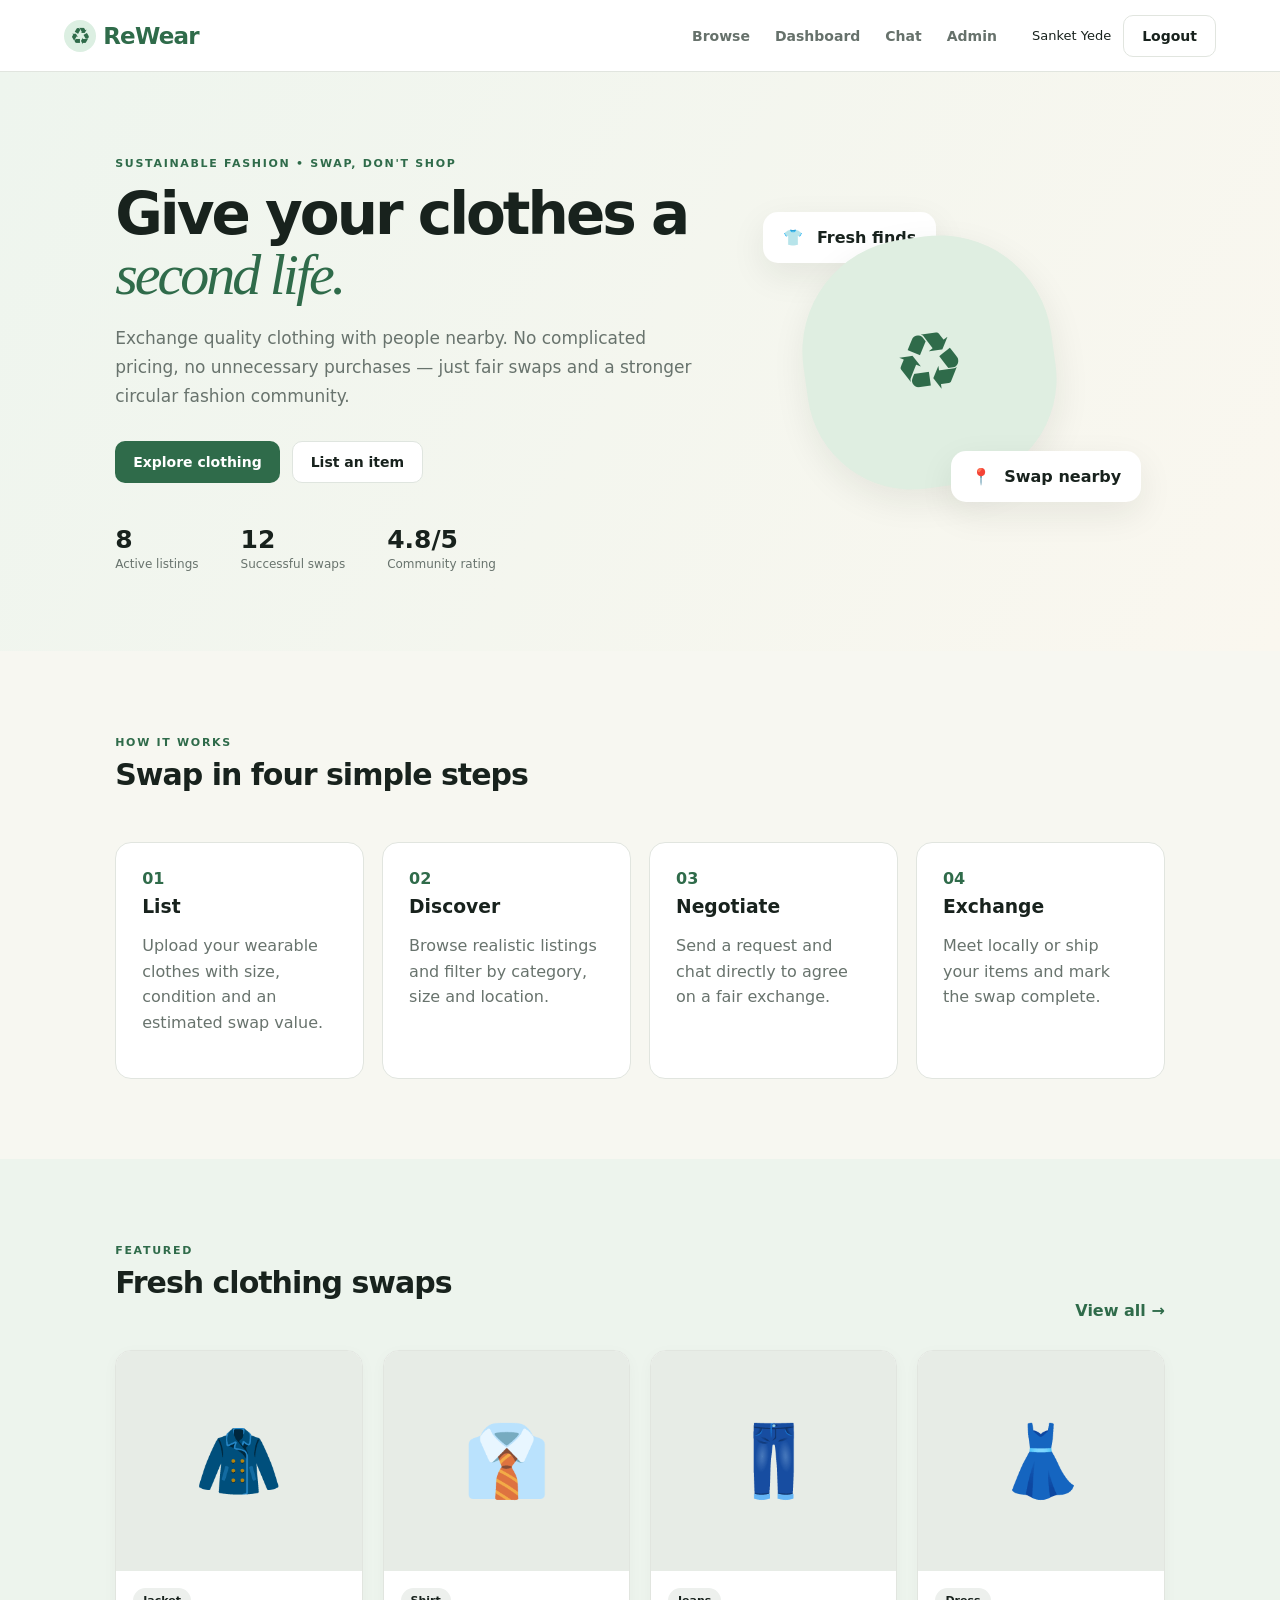
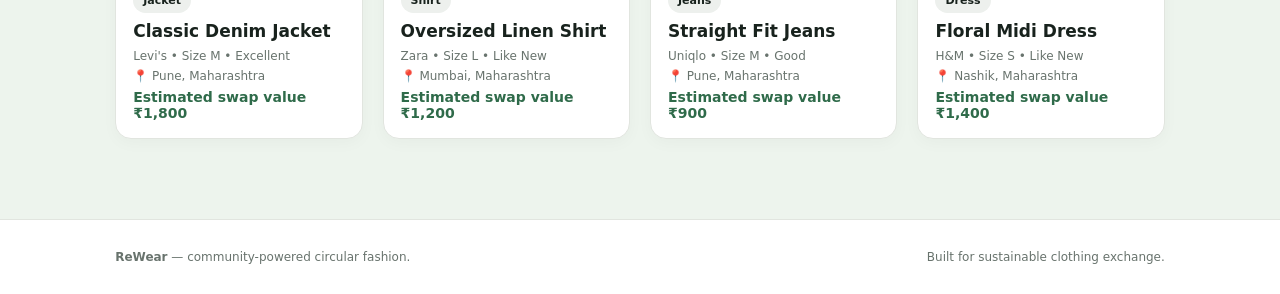
<file: index.html>
<!DOCTYPE html>
<html lang="en">
<head>
<meta charset="UTF-8">
<meta name="viewport" content="width=device-width, initial-scale=1.0">
<title>ReWear — Clothing Exchange Marketplace</title>
<link rel="stylesheet" href="styles.css">
</head>
<body>
<header class="topbar">
  <a class="brand" href="index.html"><span>♻</span> ReWear</a>
  <nav>
    <a href="listings.html">Browse</a>
    <a href="dashboard.html">Dashboard</a>
    <a href="chat.html">Chat</a>
    <a href="admin.html">Admin</a>
  </nav>
  <div class="nav-actions">
    <span id="navUser"></span>
    <a class="btn btn-outline" href="login.html" id="loginBtn">Login</a>
  </div>
</header>
<main>
<section class="hero">
  <div class="hero-copy">
    <span class="eyebrow">SUSTAINABLE FASHION • SWAP, DON'T SHOP</span>
    <h1>Give your clothes a <em>second life.</em></h1>
    <p>Exchange quality clothing with people nearby. No complicated pricing, no unnecessary purchases — just fair swaps and a stronger circular fashion community.</p>
    <div class="hero-buttons">
      <a class="btn btn-primary" href="listings.html">Explore clothing</a>
      <a class="btn btn-light" href="dashboard.html">List an item</a>
    </div>
    <div class="stats">
      <div><b id="statListings">0</b><span>Active listings</span></div>
      <div><b id="statSwaps">0</b><span>Successful swaps</span></div>
      <div><b>4.8/5</b><span>Community rating</span></div>
    </div>
  </div>
  <div class="hero-art">
    <div class="floating-card card-a">👕 <span>Fresh finds</span></div>
    <div class="hanger">♻</div>
    <div class="floating-card card-b">📍 <span>Swap nearby</span></div>
  </div>
</section>
<section class="section">
  <div class="section-head"><div><span class="eyebrow">HOW IT WORKS</span><h2>Swap in four simple steps</h2></div></div>
  <div class="steps">
    <div class="step"><span>01</span><h3>List</h3><p>Upload your wearable clothes with size, condition and an estimated swap value.</p></div>
    <div class="step"><span>02</span><h3>Discover</h3><p>Browse realistic listings and filter by category, size and location.</p></div>
    <div class="step"><span>03</span><h3>Negotiate</h3><p>Send a request and chat directly to agree on a fair exchange.</p></div>
    <div class="step"><span>04</span><h3>Exchange</h3><p>Meet locally or ship your items and mark the swap complete.</p></div>
  </div>
</section>
<section class="section tinted">
  <div class="section-head"><div><span class="eyebrow">FEATURED</span><h2>Fresh clothing swaps</h2></div><a href="listings.html" class="text-link">View all →</a></div>
  <div id="featuredGrid" class="product-grid"></div>
</section>
</main>
<footer><div><b>ReWear</b> — community-powered circular fashion.</div><div>Built for sustainable clothing exchange.</div></footer>
<script src="app.js"></script>
<script>renderFeatured(); updateHomeStats();</script>
</body>
</html>
</file>
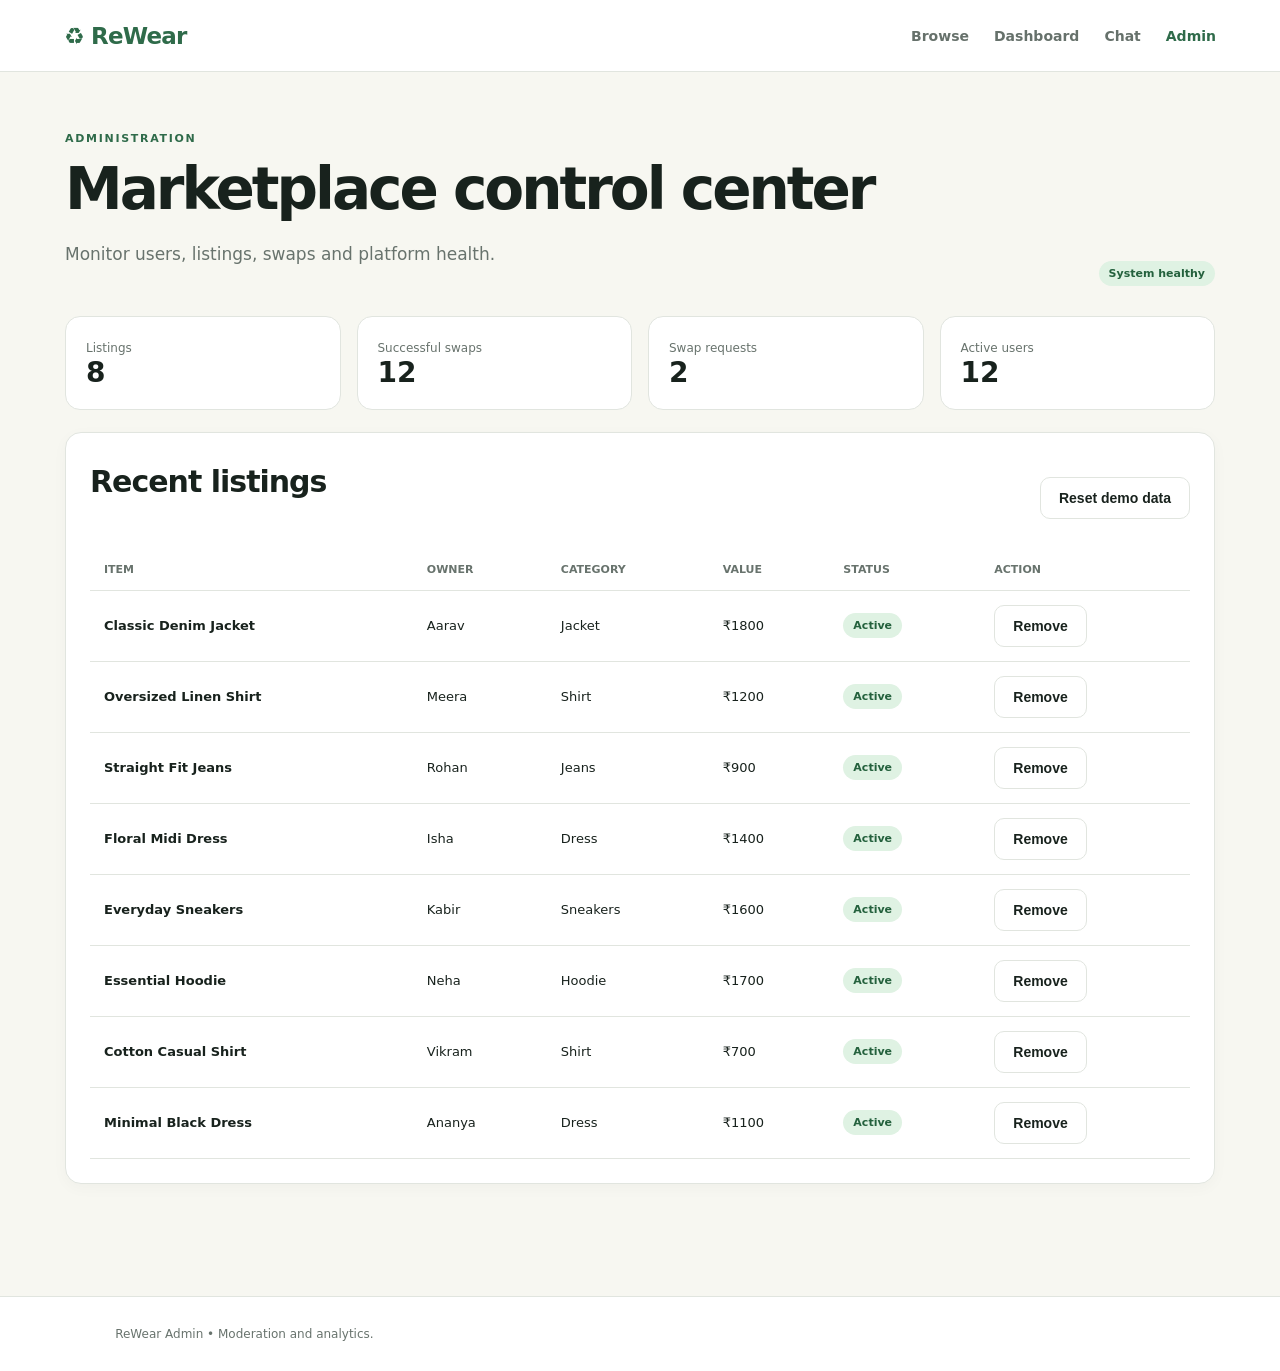
<file: admin.html>
<!DOCTYPE html>
<html lang="en"><head><meta charset="UTF-8"><meta name="viewport" content="width=device-width,initial-scale=1"><title>Admin Panel — ReWear</title><link rel="stylesheet" href="styles.css"></head>
<body><header class="topbar"><a class="brand" href="index.html">♻ ReWear</a><nav><a href="listings.html">Browse</a><a href="dashboard.html">Dashboard</a><a href="chat.html">Chat</a><a class="active" href="admin.html">Admin</a></nav></header>
<main class="page"><div class="page-title"><div><span class="eyebrow">ADMINISTRATION</span><h1>Marketplace control center</h1><p>Monitor users, listings, swaps and platform health.</p></div><span class="pill success">System healthy</span></div>
<div id="adminStats" class="admin-stats"></div>
<section class="panel"><div class="section-head"><h2>Recent listings</h2><button class="btn btn-outline" onclick="resetDemo()">Reset demo data</button></div><div class="table-wrap"><table><thead><tr><th>Item</th><th>Owner</th><th>Category</th><th>Value</th><th>Status</th><th>Action</th></tr></thead><tbody id="adminTable"></tbody></table></div></section>
</main><footer>ReWear Admin • Moderation and analytics.</footer><script src="app.js"></script><script>renderAdmin();</script></body></html>
</file>
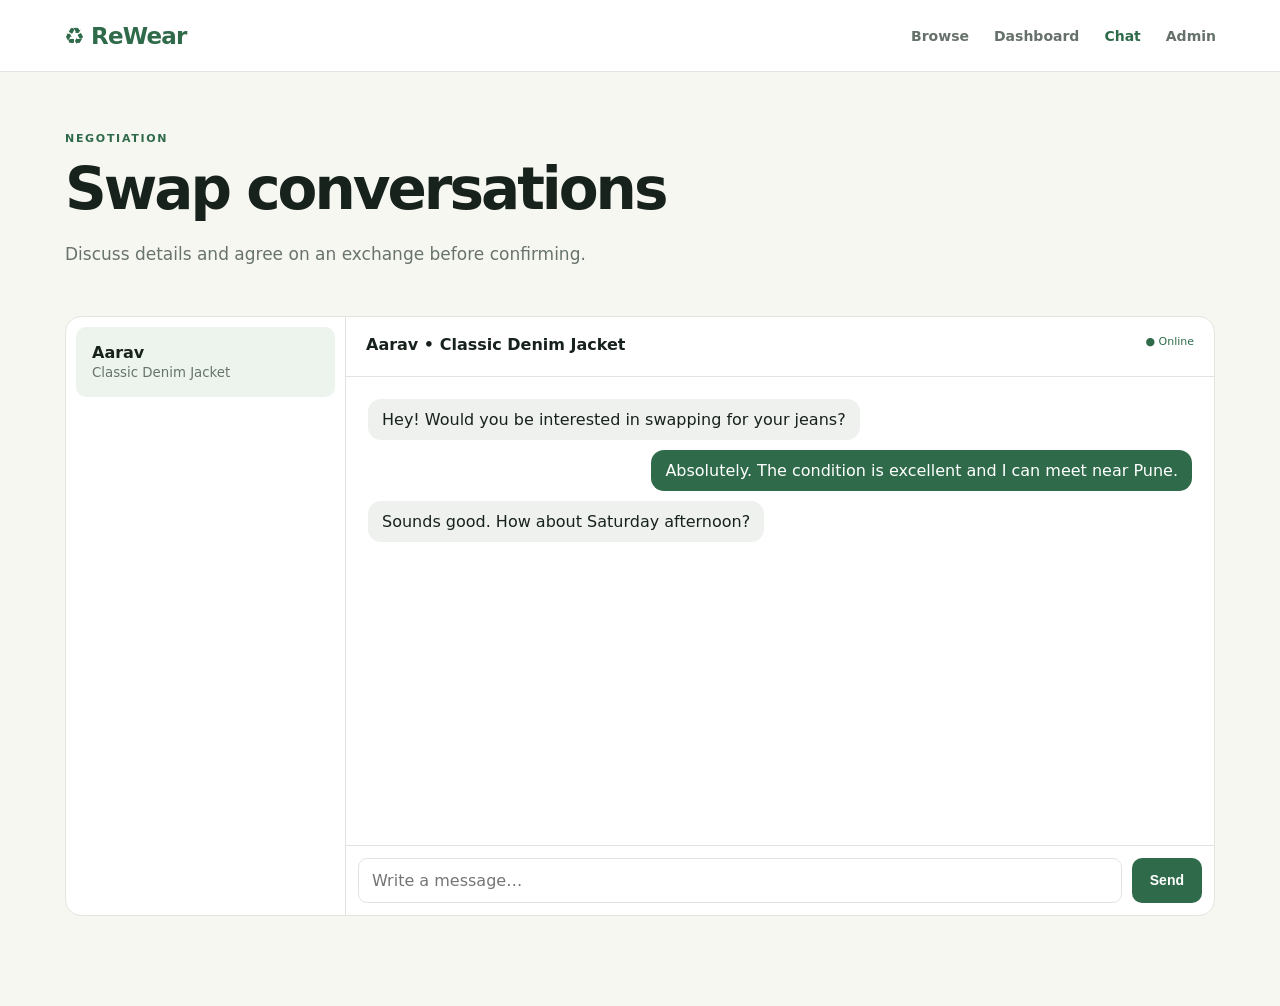
<file: chat.html>
<!DOCTYPE html>
<html lang="en"><head><meta charset="UTF-8"><meta name="viewport" content="width=device-width,initial-scale=1"><title>Negotiation Chat — ReWear</title><link rel="stylesheet" href="styles.css"></head>
<body><header class="topbar"><a class="brand" href="index.html">♻ ReWear</a><nav><a href="listings.html">Browse</a><a href="dashboard.html">Dashboard</a><a class="active" href="chat.html">Chat</a><a href="admin.html">Admin</a></nav></header>
<main class="page"><div class="page-title"><div><span class="eyebrow">NEGOTIATION</span><h1>Swap conversations</h1><p>Discuss details and agree on an exchange before confirming.</p></div></div>
<div class="chat-layout"><aside class="chat-list" id="chatList"></aside><section class="chat-window"><div class="chat-head"><b id="chatTitle">Select a conversation</b><span>● Online</span></div><div class="messages" id="messages"></div><form class="chat-compose" id="chatForm"><input id="chatInput" placeholder="Write a message…" required><button class="btn btn-primary">Send</button></form></section></div></main>
<script src="app.js"></script><script>initChat();</script></body></html>
</file>
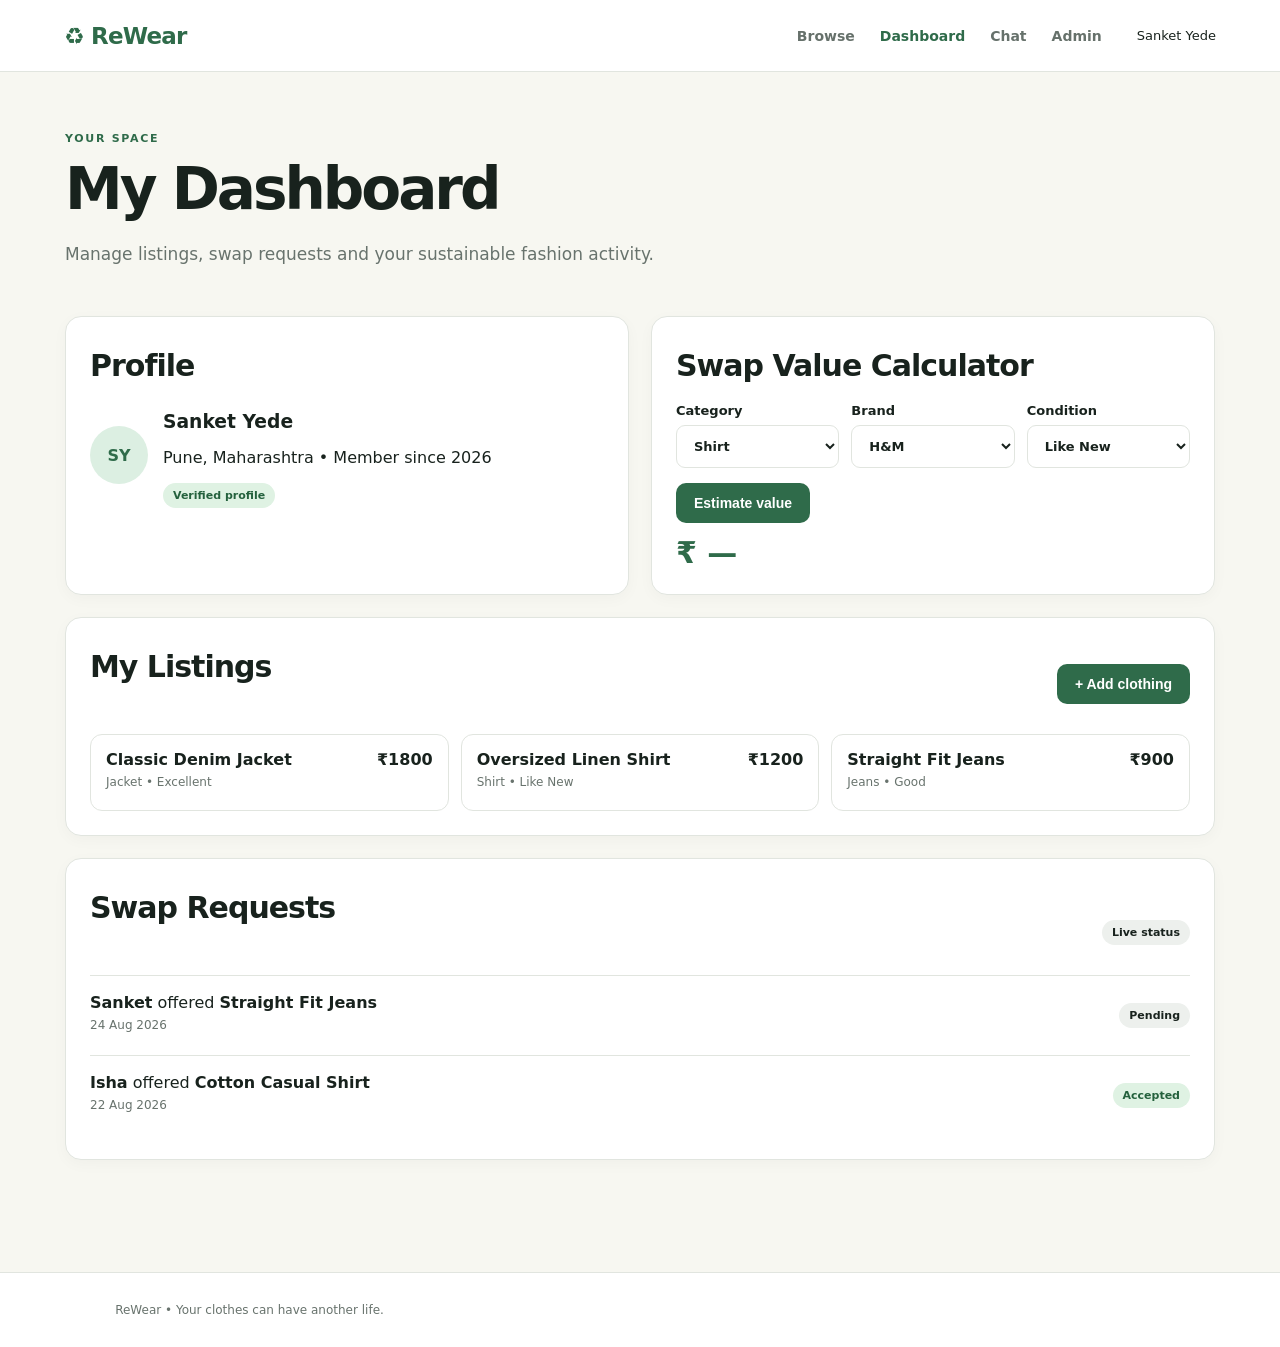
<file: dashboard.html>
<!DOCTYPE html>
<html lang="en"><head><meta charset="UTF-8"><meta name="viewport" content="width=device-width,initial-scale=1"><title>Dashboard — ReWear</title><link rel="stylesheet" href="styles.css"></head>
<body><header class="topbar"><a class="brand" href="index.html">♻ ReWear</a><nav><a href="listings.html">Browse</a><a class="active" href="dashboard.html">Dashboard</a><a href="chat.html">Chat</a><a href="admin.html">Admin</a></nav><div class="nav-actions"><span id="navUser"></span></div></header>
<main class="page"><div class="page-title"><div><span class="eyebrow">YOUR SPACE</span><h1>My Dashboard</h1><p>Manage listings, swap requests and your sustainable fashion activity.</p></div></div>
<div class="dashboard-grid">
<section class="panel"><h2>Profile</h2><div class="profile"><div class="avatar">SY</div><div><h3 id="profileName">Sanket Yede</h3><p>Pune, Maharashtra • Member since 2026</p><span class="pill success">Verified profile</span></div></div></section>
<section class="panel"><h2>Swap Value Calculator</h2><div class="calc-grid"><label>Category<select id="calcCategory"><option>Shirt</option><option>Jacket</option><option>Jeans</option><option>Dress</option><option>Sneakers</option><option>Hoodie</option></select></label><label>Brand<select id="calcBrand"><option>H&M</option><option>Zara</option><option>Levi's</option><option>Nike</option><option>Adidas</option><option>Uniqlo</option></select></label><label>Condition<select id="calcCondition"><option>Like New</option><option>Excellent</option><option>Good</option></select></label></div><button class="btn btn-primary" onclick="calculateValue()">Estimate value</button><div id="calcResult" class="calc-result">₹ —</div></section>
</div>
<section class="panel"><div class="section-head"><h2>My Listings</h2><button class="btn btn-primary" onclick="openListingForm()">+ Add clothing</button></div><div id="myListings" class="mini-grid"></div></section>
<section class="panel"><div class="section-head"><h2>Swap Requests</h2><span class="pill">Live status</span></div><div id="requests"></div></section>
<div id="listingForm" class="modal hidden"><div class="modal-card"><button class="close" onclick="closeListingForm()">×</button><h2>Add a clothing listing</h2><form onsubmit="addListing(event)"><label>Item name<input id="newName" required placeholder="e.g. Oversized cotton shirt"></label><label>Category<select id="newCategory"><option>Shirt</option><option>Jacket</option><option>Jeans</option><option>Dress</option><option>Sneakers</option><option>Hoodie</option></select></label><label>Brand<input id="newBrand" required placeholder="Brand"></label><label>Size<select id="newSize"><option>XS</option><option>S</option><option>M</option><option>L</option><option>XL</option></select></label><label>Condition<select id="newCondition"><option>Like New</option><option>Excellent</option><option>Good</option></select></label><label>Location<input id="newLocation" value="Pune, Maharashtra" required></label><label>Estimated swap value<input id="newValue" type="number" value="700" required></label><label>Image URL (optional)<input id="newImage" placeholder="https://..."></label><button class="btn btn-primary full">Publish listing</button></form></div></div>
</main><footer>ReWear • Your clothes can have another life.</footer>
<script src="app.js"></script><script>renderDashboard();</script></body></html>
</file>
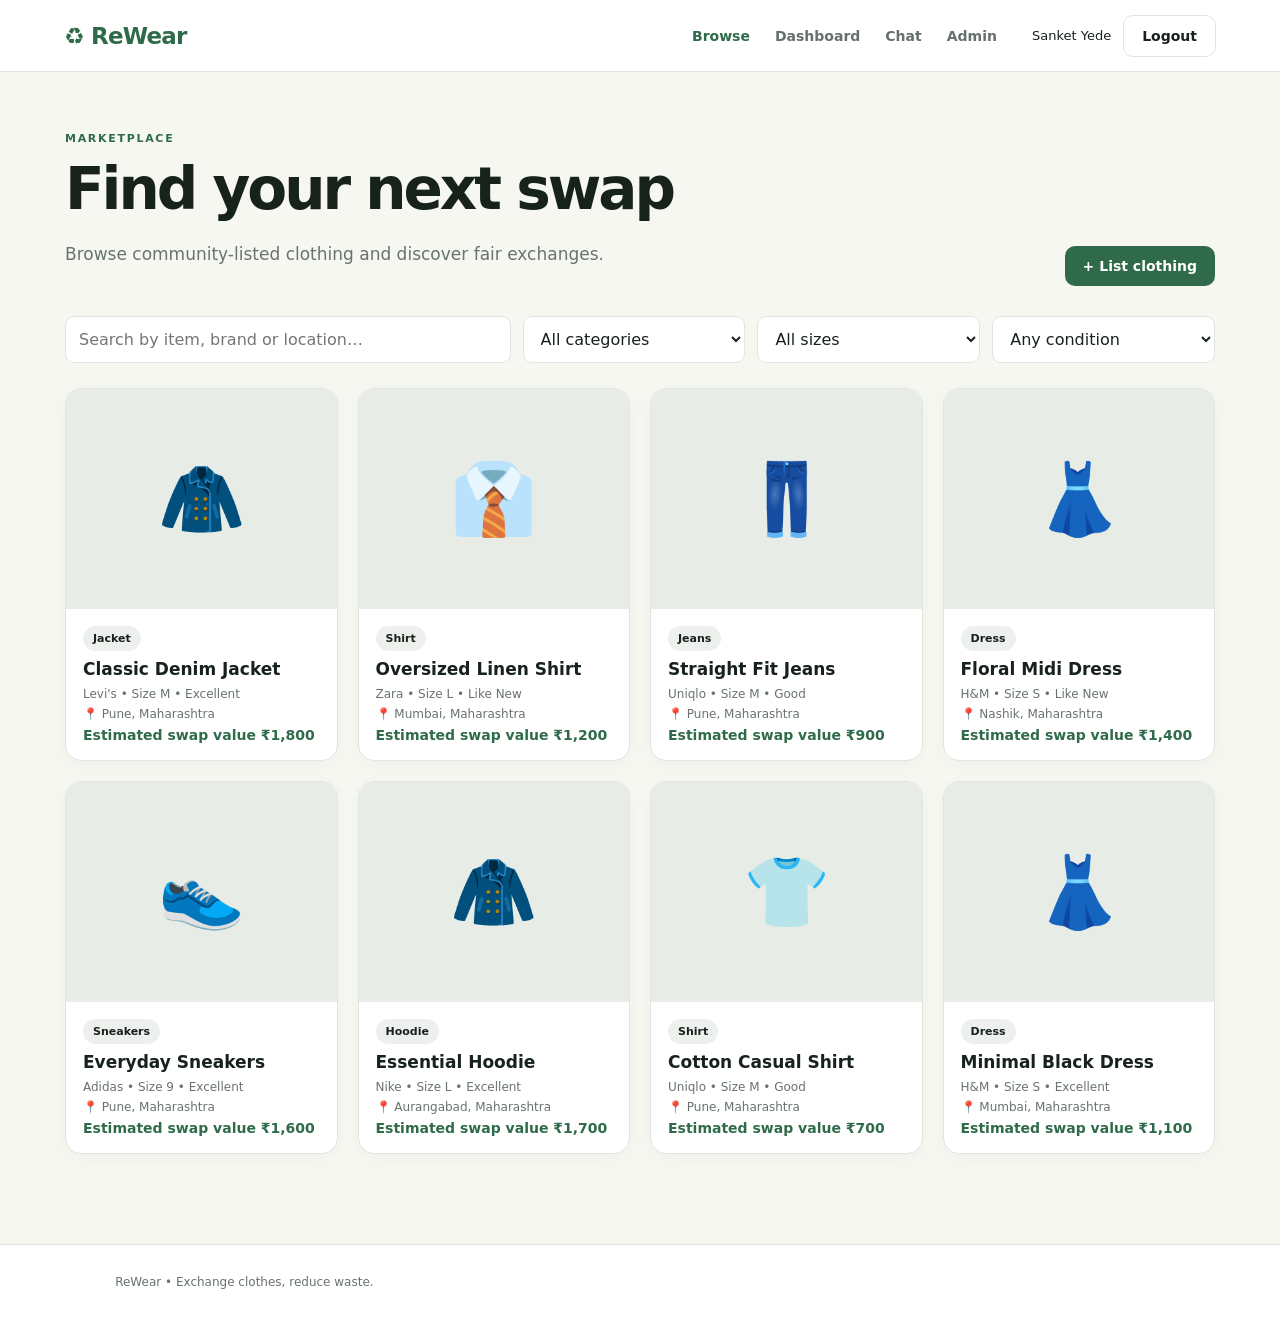
<file: listings.html>
<!DOCTYPE html>
<html lang="en"><head><meta charset="UTF-8"><meta name="viewport" content="width=device-width,initial-scale=1"><title>Browse Clothing — ReWear</title><link rel="stylesheet" href="styles.css"></head>
<body><header class="topbar"><a class="brand" href="index.html">♻ ReWear</a><nav><a class="active" href="listings.html">Browse</a><a href="dashboard.html">Dashboard</a><a href="chat.html">Chat</a><a href="admin.html">Admin</a></nav><div class="nav-actions"><span id="navUser"></span><a class="btn btn-outline" href="login.html" id="loginBtn">Login</a></div></header>
<main class="page">
<div class="page-title"><div><span class="eyebrow">MARKETPLACE</span><h1>Find your next swap</h1><p>Browse community-listed clothing and discover fair exchanges.</p></div><a href="dashboard.html" class="btn btn-primary">+ List clothing</a></div>
<div class="filters">
<input id="search" placeholder="Search by item, brand or location…" oninput="renderListings()">
<select id="category" onchange="renderListings()"><option value="">All categories</option><option>Shirt</option><option>Jacket</option><option>Jeans</option><option>Dress</option><option>Sneakers</option><option>Hoodie</option></select>
<select id="size" onchange="renderListings()"><option value="">All sizes</option><option>XS</option><option>S</option><option>M</option><option>L</option><option>XL</option></select>
<select id="condition" onchange="renderListings()"><option value="">Any condition</option><option>Like New</option><option>Excellent</option><option>Good</option></select>
</div>
<div id="listingGrid" class="product-grid"></div></main><footer>ReWear • Exchange clothes, reduce waste.</footer>
<script src="app.js"></script><script>renderListings();</script></body></html>
</file>
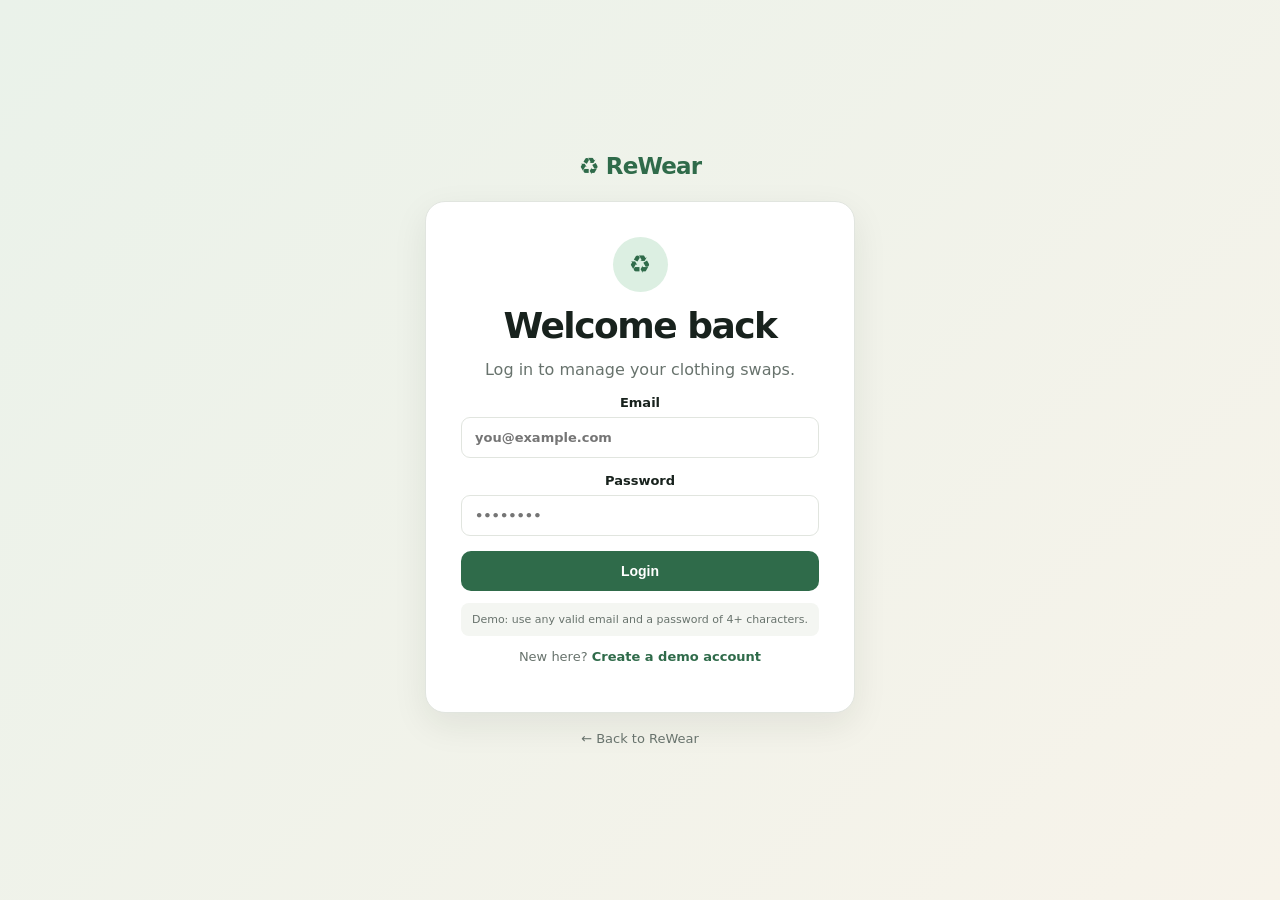
<file: login.html>
<!DOCTYPE html>
<html lang="en"><head><meta charset="UTF-8"><meta name="viewport" content="width=device-width,initial-scale=1"><title>Login — ReWear</title><link rel="stylesheet" href="styles.css"></head>
<body class="auth-page"><div class="auth-wrap"><a class="brand" href="index.html">♻ ReWear</a><div class="auth-card">
<div class="auth-icon">♻</div><h1>Welcome back</h1><p>Log in to manage your clothing swaps.</p>
<form id="loginForm">
<label>Email<input type="email" id="email" placeholder="you@example.com" required></label>
<label>Password<input type="password" id="password" placeholder="••••••••" required minlength="4"></label>
<button class="btn btn-primary full" type="submit">Login</button>
</form>
<div class="demo-note">Demo: use any valid email and a password of 4+ characters.</div>
<p class="small">New here? <a href="#" onclick="demoRegister()">Create a demo account</a></p>
</div><a href="index.html" class="back">← Back to ReWear</a></div>
<script src="app.js"></script><script>initLogin();</script></body></html>
</file>
<file: styles.css>
:root{--ink:#18221d;--muted:#68736d;--paper:#f7f7f1;--card:#fff;--line:#e1e5df;--green:#2f6b4a;--green2:#dcefe2;--orange:#e39a55;--shadow:0 12px 35px rgba(22,40,29,.08);font-family:Inter,ui-sans-serif,system-ui,-apple-system,BlinkMacSystemFont,"Segoe UI",sans-serif}*{box-sizing:border-box}body{margin:0;background:var(--paper);color:var(--ink)}a{text-decoration:none;color:inherit}.topbar{height:72px;background:#fff;border-bottom:1px solid var(--line);display:flex;align-items:center;padding:0 5vw;gap:35px;position:sticky;top:0;z-index:10}.brand{font-size:23px;font-weight:800;letter-spacing:-.8px;color:var(--green);margin-right:auto}.brand span{display:inline-grid;place-items:center;width:32px;height:32px;background:var(--green2);border-radius:50%}.topbar nav{display:flex;gap:25px;font-size:14px;font-weight:600}.topbar nav a{color:#66716b}.topbar nav a.active,.topbar nav a:hover{color:var(--green)}.nav-actions{display:flex;align-items:center;gap:12px;font-size:13px}.btn{display:inline-flex;align-items:center;justify-content:center;border:0;border-radius:10px;padding:12px 18px;font-weight:750;cursor:pointer;font-size:14px}.btn-primary{background:var(--green);color:white}.btn-primary:hover{filter:brightness(.94)}.btn-outline{border:1px solid var(--line);background:white;color:var(--ink)}.btn-light{background:white;border:1px solid #dfe5df}.full{width:100%}.hero{min-height:570px;padding:80px 9vw;display:grid;grid-template-columns:1.1fr .9fr;align-items:center;background:linear-gradient(120deg,#eef5ee,#faf7ef)}.hero-copy{max-width:670px}.eyebrow{font-size:11px;letter-spacing:1.7px;font-weight:800;color:var(--green)}h1{font-size:58px;line-height:1.03;letter-spacing:-3px;margin:14px 0 20px}h1 em{color:var(--green);font-family:Georgia,serif;font-weight:500}h2{font-size:30px;letter-spacing:-1px;margin:7px 0 20px}h3{margin:8px 0}.hero p,.page-title p{font-size:17px;line-height:1.7;color:var(--muted);max-width:650px}.hero-buttons{display:flex;gap:12px;margin:30px 0}.stats{display:flex;gap:42px;margin-top:42px}.stats div{display:flex;flex-direction:column}.stats b{font-size:25px}.stats span{font-size:12px;color:var(--muted);margin-top:3px}.hero-art{height:390px;position:relative;display:grid;place-items:center}.hanger{width:250px;height:250px;border-radius:45% 45% 42% 42%;display:grid;place-items:center;font-size:80px;color:var(--green);background:#dfeee1;box-shadow:var(--shadow);transform:rotate(-8deg)}.floating-card{position:absolute;background:#fff;padding:16px 20px;border-radius:15px;box-shadow:var(--shadow);font-weight:750}.floating-card span{margin-left:8px}.card-a{top:45px;left:15%}.card-b{right:5%;bottom:55px}.section{padding:80px 9vw}.tinted{background:#edf4ed}.section-head,.page-title{display:flex;justify-content:space-between;align-items:end;gap:25px;margin-bottom:30px}.text-link{font-weight:800;color:var(--green)}.steps{display:grid;grid-template-columns:repeat(4,1fr);gap:18px}.step{background:#fff;border:1px solid var(--line);border-radius:16px;padding:26px}.step span{color:var(--green);font-weight:900}.step p{color:var(--muted);line-height:1.6}.product-grid{display:grid;grid-template-columns:repeat(4,1fr);gap:20px}.product{background:#fff;border:1px solid var(--line);border-radius:16px;overflow:hidden;box-shadow:0 4px 16px rgba(20,30,20,.03)}.product-img{height:220px;background:#e7ece6;display:grid;place-items:center;font-size:70px;position:relative}.product-img img{width:100%;height:100%;object-fit:cover}.product-body{padding:17px}.product-body h3{font-size:17px}.meta{font-size:12px;color:var(--muted);margin:6px 0}.value{font-weight:850;color:var(--green);font-size:14px}.pill{display:inline-flex;border-radius:99px;background:#edf0ed;padding:6px 10px;font-size:11px;font-weight:750}.pill.success{background:#dff2e3;color:#24613d}.page{max-width:1200px;margin:0 auto;padding:55px 25px 90px}.narrow{max-width:850px}.filters{display:grid;grid-template-columns:2fr repeat(3,1fr);gap:12px;margin-bottom:25px}.filters input,.filters select,input,select{width:100%;border:1px solid var(--line);background:#fff;border-radius:9px;padding:12px 13px;font:inherit;color:var(--ink)}label{display:grid;gap:7px;font-size:13px;font-weight:700;margin-bottom:15px}.detail{display:grid;grid-template-columns:1fr 1fr;gap:50px;align-items:start}.detail-image{height:500px;border-radius:20px;background:#e5ebe4;display:grid;place-items:center;font-size:150px;overflow:hidden}.detail-image img{width:100%;height:100%;object-fit:cover}.detail h1{font-size:44px;letter-spacing:-2px}.detail-info{display:grid;grid-template-columns:1fr 1fr;gap:10px;margin:25px 0}.info-box{padding:14px;background:#f0f3ef;border-radius:10px}.info-box small{display:block;color:var(--muted);font-size:11px}.info-box b{display:block;margin-top:4px}.panel{background:#fff;border:1px solid var(--line);border-radius:16px;padding:24px;margin-bottom:22px;box-shadow:0 4px 15px rgba(20,30,20,.03)}.dashboard-grid{display:grid;grid-template-columns:1fr 1fr;gap:22px}.profile{display:flex;align-items:center;gap:15px}.avatar{width:58px;height:58px;border-radius:50%;background:var(--green2);color:var(--green);display:grid;place-items:center;font-weight:900}.calc-grid{display:grid;grid-template-columns:repeat(3,1fr);gap:12px}.calc-result{font-size:30px;font-weight:900;color:var(--green);margin-top:12px}.mini-grid{display:grid;grid-template-columns:repeat(3,1fr);gap:12px}.mini-item{border:1px solid var(--line);border-radius:12px;padding:15px;display:flex;justify-content:space-between;gap:10px}.request{display:flex;justify-content:space-between;align-items:center;border-top:1px solid var(--line);padding:17px 0}.modal{position:fixed;inset:0;background:rgba(20,30,25,.45);display:grid;place-items:center;z-index:30;padding:20px}.modal.hidden{display:none}.modal-card{width:min(520px,100%);background:white;border-radius:18px;padding:28px;position:relative;max-height:90vh;overflow:auto}.close{position:absolute;right:16px;top:13px;border:0;background:none;font-size:28px;cursor:pointer}.chat-layout{height:600px;background:white;border:1px solid var(--line);border-radius:16px;display:grid;grid-template-columns:280px 1fr;overflow:hidden}.chat-list{border-right:1px solid var(--line);padding:10px}.chat-person{padding:16px;border-radius:10px;cursor:pointer}.chat-person.active,.chat-person:hover{background:#edf4ed}.chat-person small{color:var(--muted)}.chat-window{display:grid;grid-template-rows:60px 1fr 70px}.chat-head{padding:18px 20px;border-bottom:1px solid var(--line);display:flex;justify-content:space-between}.chat-head span{font-size:11px;color:var(--green)}.messages{padding:22px;overflow:auto;display:flex;flex-direction:column;gap:10px}.bubble{max-width:70%;padding:11px 14px;border-radius:13px;background:#eef1ed;align-self:flex-start}.bubble.me{background:var(--green);color:#fff;align-self:flex-end}.chat-compose{display:flex;gap:10px;padding:12px;border-top:1px solid var(--line)}.chat-compose input{margin:0}.admin-stats{display:grid;grid-template-columns:repeat(4,1fr);gap:16px;margin-bottom:22px}.admin-stat{background:#fff;border:1px solid var(--line);padding:20px;border-radius:15px}.admin-stat b{display:block;font-size:28px}.admin-stat span{font-size:12px;color:var(--muted)}.table-wrap{overflow:auto}table{width:100%;border-collapse:collapse;font-size:13px}th,td{text-align:left;padding:14px;border-bottom:1px solid var(--line)}th{color:var(--muted);font-size:11px;text-transform:uppercase}.auth-page{min-height:100vh;display:grid;place-items:center;background:linear-gradient(135deg,#eaf2ea,#f7f3ea)}.auth-wrap{width:min(430px,92%);text-align:center}.auth-wrap .brand{display:block;margin-bottom:22px}.auth-card{background:#fff;padding:35px;border:1px solid var(--line);border-radius:20px;box-shadow:var(--shadow)}.auth-icon{width:55px;height:55px;border-radius:50%;background:var(--green2);color:var(--green);display:grid;place-items:center;margin:auto;font-size:25px}.auth-card h1{font-size:36px;letter-spacing:-1.5px;margin:15px 0 8px}.auth-card p{color:var(--muted)}.small{font-size:13px}.small a{color:var(--green);font-weight:800}.demo-note{font-size:11px;color:var(--muted);background:#f4f6f2;padding:10px;border-radius:8px;margin-top:12px}.back{display:inline-block;margin-top:18px;font-size:13px;color:var(--muted)}footer{padding:30px 9vw;border-top:1px solid var(--line);background:#fff;color:var(--muted);font-size:12px;display:flex;justify-content:space-between}.empty{padding:35px;text-align:center;color:var(--muted);border:1px dashed var(--line);border-radius:12px}.notice{padding:14px;background:#fff5df;border-radius:10px;margin:15px 0;font-size:13px}@media(max-width:900px){.hero{grid-template-columns:1fr;padding:55px 7vw}.hero-art{display:none}.product-grid{grid-template-columns:repeat(2,1fr)}.steps{grid-template-columns:1fr 1fr}.topbar{padding:0 20px;gap:15px}.topbar nav{display:none}.filters{grid-template-columns:1fr 1fr}.detail{grid-template-columns:1fr}.dashboard-grid{grid-template-columns:1fr}.admin-stats{grid-template-columns:1fr 1fr}.mini-grid{grid-template-columns:1fr}.chat-layout{grid-template-columns:1fr}.chat-list{display:none}}@media(max-width:550px){h1{font-size:42px}.section{padding:55px 6vw}.product-grid{grid-template-columns:1fr}.filters{grid-template-columns:1fr}.stats{gap:20px}.footer,footer{display:block}.footer div,footer div{margin:5px 0}.calc-grid{grid-template-columns:1fr}.detail-image{height:330px}.page-title{display:block}.page-title .btn{margin-top:10px}}
</file>
